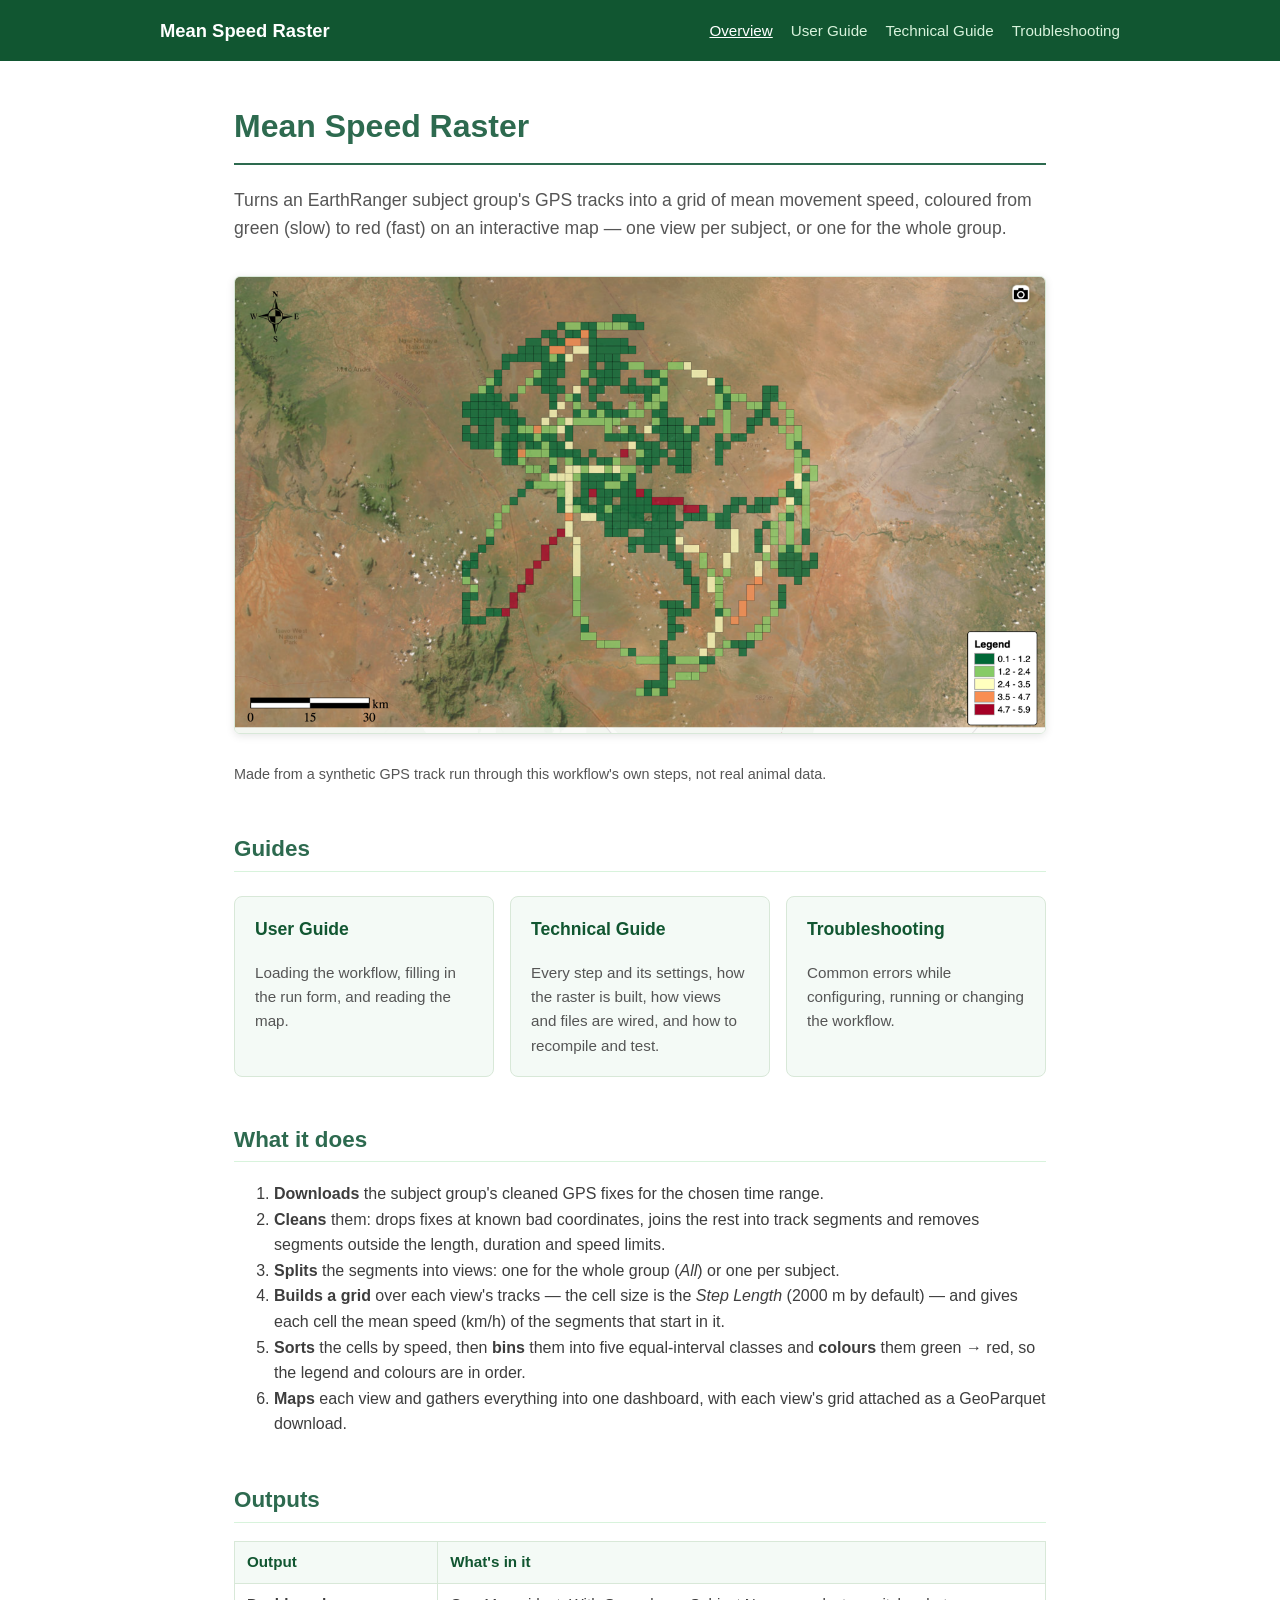
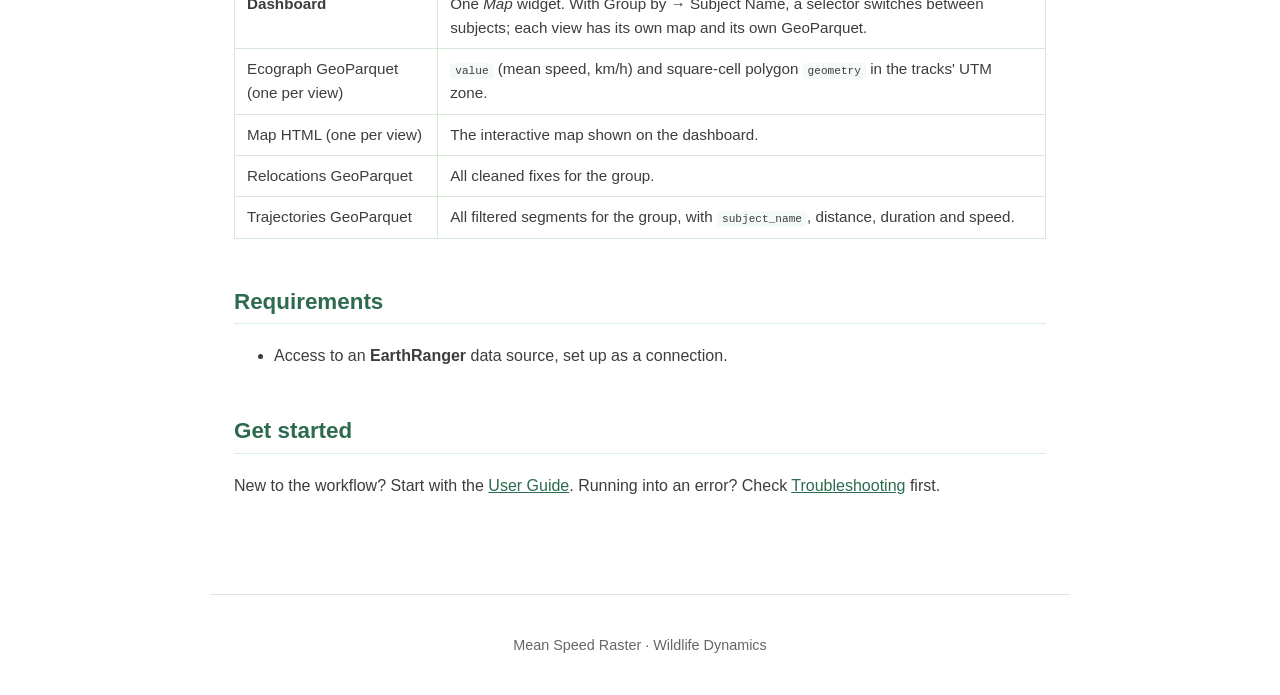
<file: docs/index.html>
<!DOCTYPE html>
<html lang="en">
<head>
  <meta charset="utf-8" />
  <meta name="viewport" content="width=device-width, initial-scale=1.0" />
  <title>Mean Speed Raster</title>
  <link rel="stylesheet" href="assets/style.css" />
</head>
<body>
  <header class="site-header">
    <div class="bar">
      <a class="brand" href="index.html">Mean Speed Raster</a>
      <nav>
        <a href="index.html" class="active">Overview</a>
        <a href="user-guide.html">User Guide</a>
        <a href="technical-guide.html">Technical Guide</a>
        <a href="troubleshooting.html">Troubleshooting</a>
      </nav>
    </div>
  </header>

  <main>
    <h1>Mean Speed Raster</h1>
    <p class="lede">Turns an EarthRanger subject group's GPS tracks into a grid of mean movement speed, coloured from green (slow) to red (fast) on an interactive map — one view per subject, or one for the whole group.</p>

    <figure>
      <img src="assets/thumbnail.png" alt="A grid of square cells over satellite imagery, coloured dark green to red by mean speed, with a five-class legend from 0.1–1.2 to 4.7–5.9 km/h." />
      <figcaption>Made from a synthetic GPS track run through this workflow's own steps, not real animal data.</figcaption>
    </figure>

    <h2>Guides</h2>
    <div class="card-grid">
      <a class="card" href="user-guide.html">
        <h3>User Guide</h3>
        <p>Loading the workflow, filling in the run form, and reading the map.</p>
      </a>
      <a class="card" href="technical-guide.html">
        <h3>Technical Guide</h3>
        <p>Every step and its settings, how the raster is built, how views and files are wired, and how to recompile and test.</p>
      </a>
      <a class="card" href="troubleshooting.html">
        <h3>Troubleshooting</h3>
        <p>Common errors while configuring, running or changing the workflow.</p>
      </a>
    </div>

    <h2>What it does</h2>
    <ol>
      <li><strong>Downloads</strong> the subject group's cleaned GPS fixes for the chosen time range.</li>
      <li><strong>Cleans</strong> them: drops fixes at known bad coordinates, joins the rest into track segments and removes segments outside the length, duration and speed limits.</li>
      <li><strong>Splits</strong> the segments into views: one for the whole group (<em>All</em>) or one per subject.</li>
      <li><strong>Builds a grid</strong> over each view's tracks — the cell size is the <em>Step Length</em> (2000 m by default) — and gives each cell the mean speed (km/h) of the segments that start in it.</li>
      <li><strong>Sorts</strong> the cells by speed, then <strong>bins</strong> them into five equal-interval classes and <strong>colours</strong> them green → red, so the legend and colours are in order.</li>
      <li><strong>Maps</strong> each view and gathers everything into one dashboard, with each view's grid attached as a GeoParquet download.</li>
    </ol>

    <h2>Outputs</h2>
    <table>
      <thead><tr><th>Output</th><th>What's in it</th></tr></thead>
      <tbody>
        <tr><td><strong>Dashboard</strong></td><td>One <em>Map</em> widget. With Group by → Subject Name, a selector switches between subjects; each view has its own map and its own GeoParquet.</td></tr>
        <tr><td>Ecograph GeoParquet (one per view)</td><td><code>value</code> (mean speed, km/h) and square-cell polygon <code>geometry</code> in the tracks' UTM zone.</td></tr>
        <tr><td>Map HTML (one per view)</td><td>The interactive map shown on the dashboard.</td></tr>
        <tr><td>Relocations GeoParquet</td><td>All cleaned fixes for the group.</td></tr>
        <tr><td>Trajectories GeoParquet</td><td>All filtered segments for the group, with <code>subject_name</code>, distance, duration and speed.</td></tr>
      </tbody>
    </table>

    <h2>Requirements</h2>
    <ul><li>Access to an <strong>EarthRanger</strong> data source, set up as a connection.</li></ul>

    <h2>Get started</h2>
    <p>New to the workflow? Start with the <a href="user-guide.html">User Guide</a>. Running into an error? Check <a href="troubleshooting.html">Troubleshooting</a> first.</p>
  </main>

  <footer class="site-footer">
    <p>Mean Speed Raster &middot; Wildlife Dynamics</p>
  </footer>
</body>
</html>
</file>
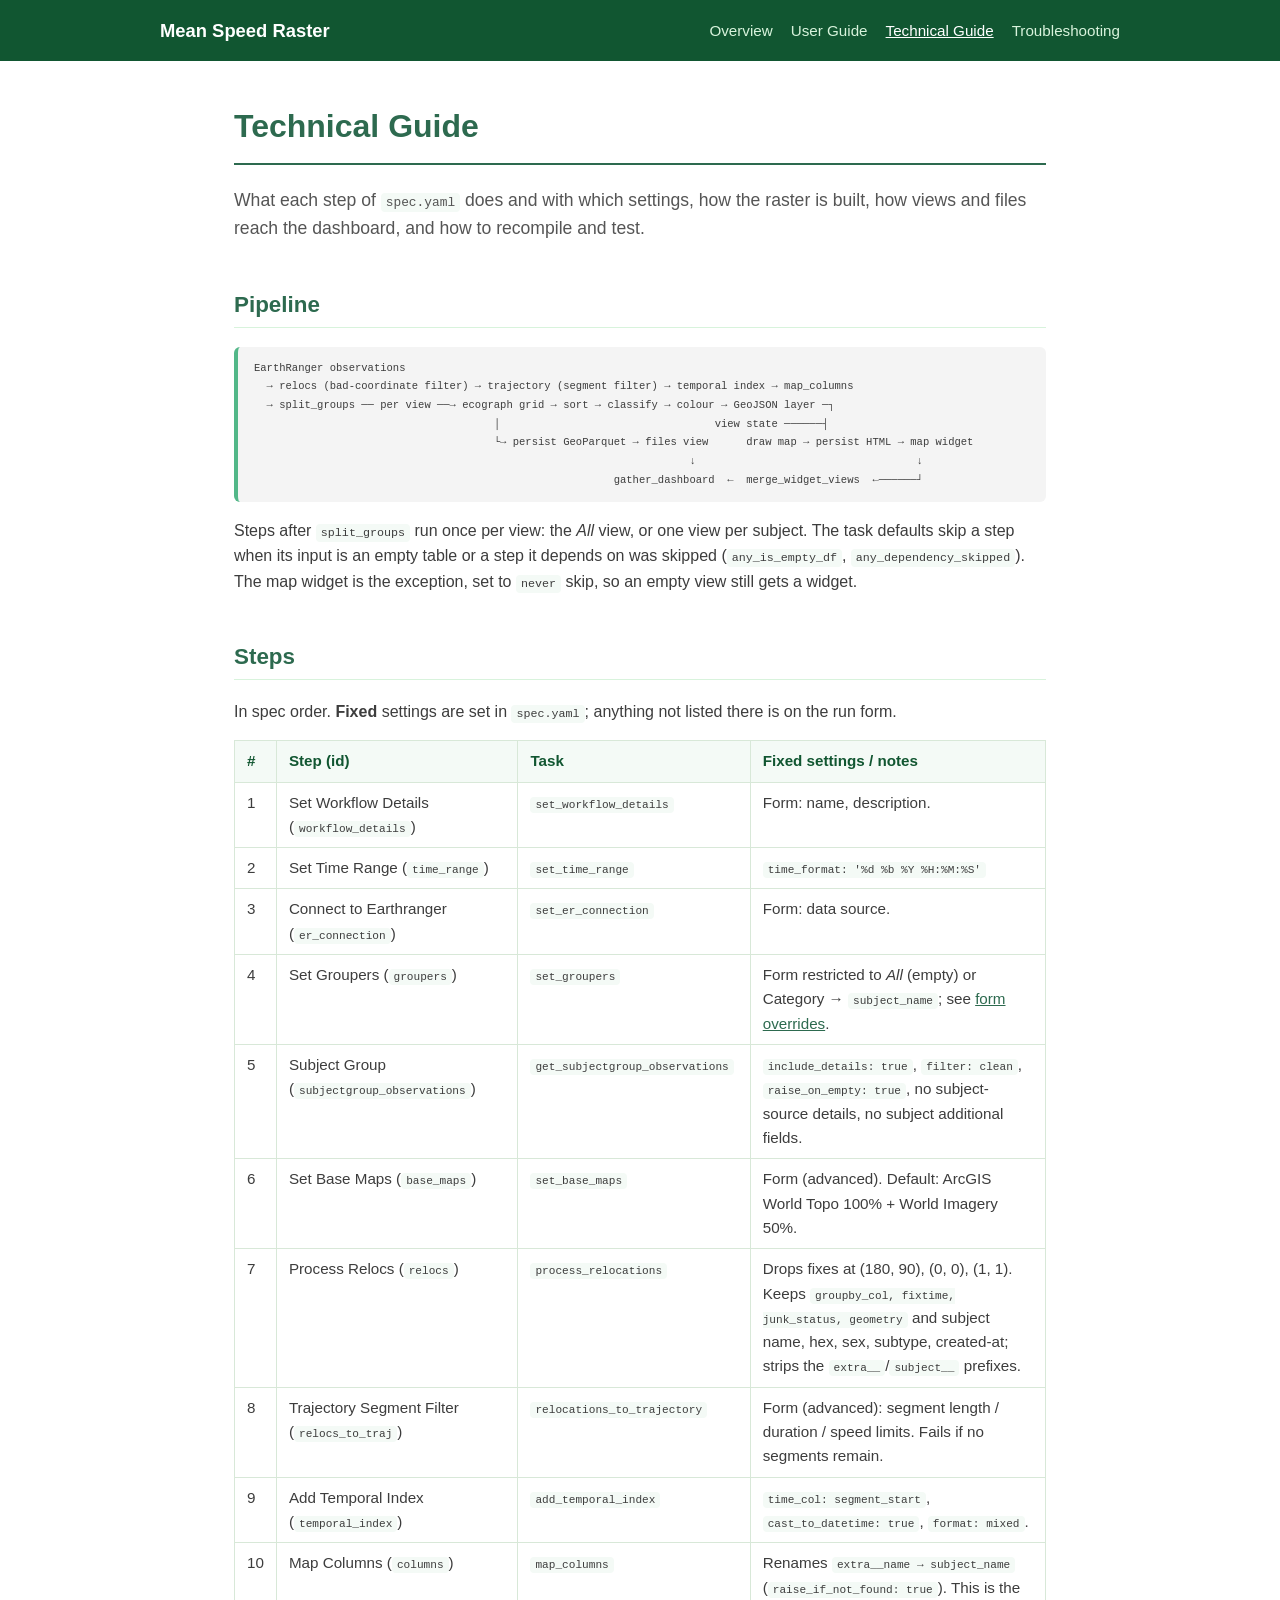
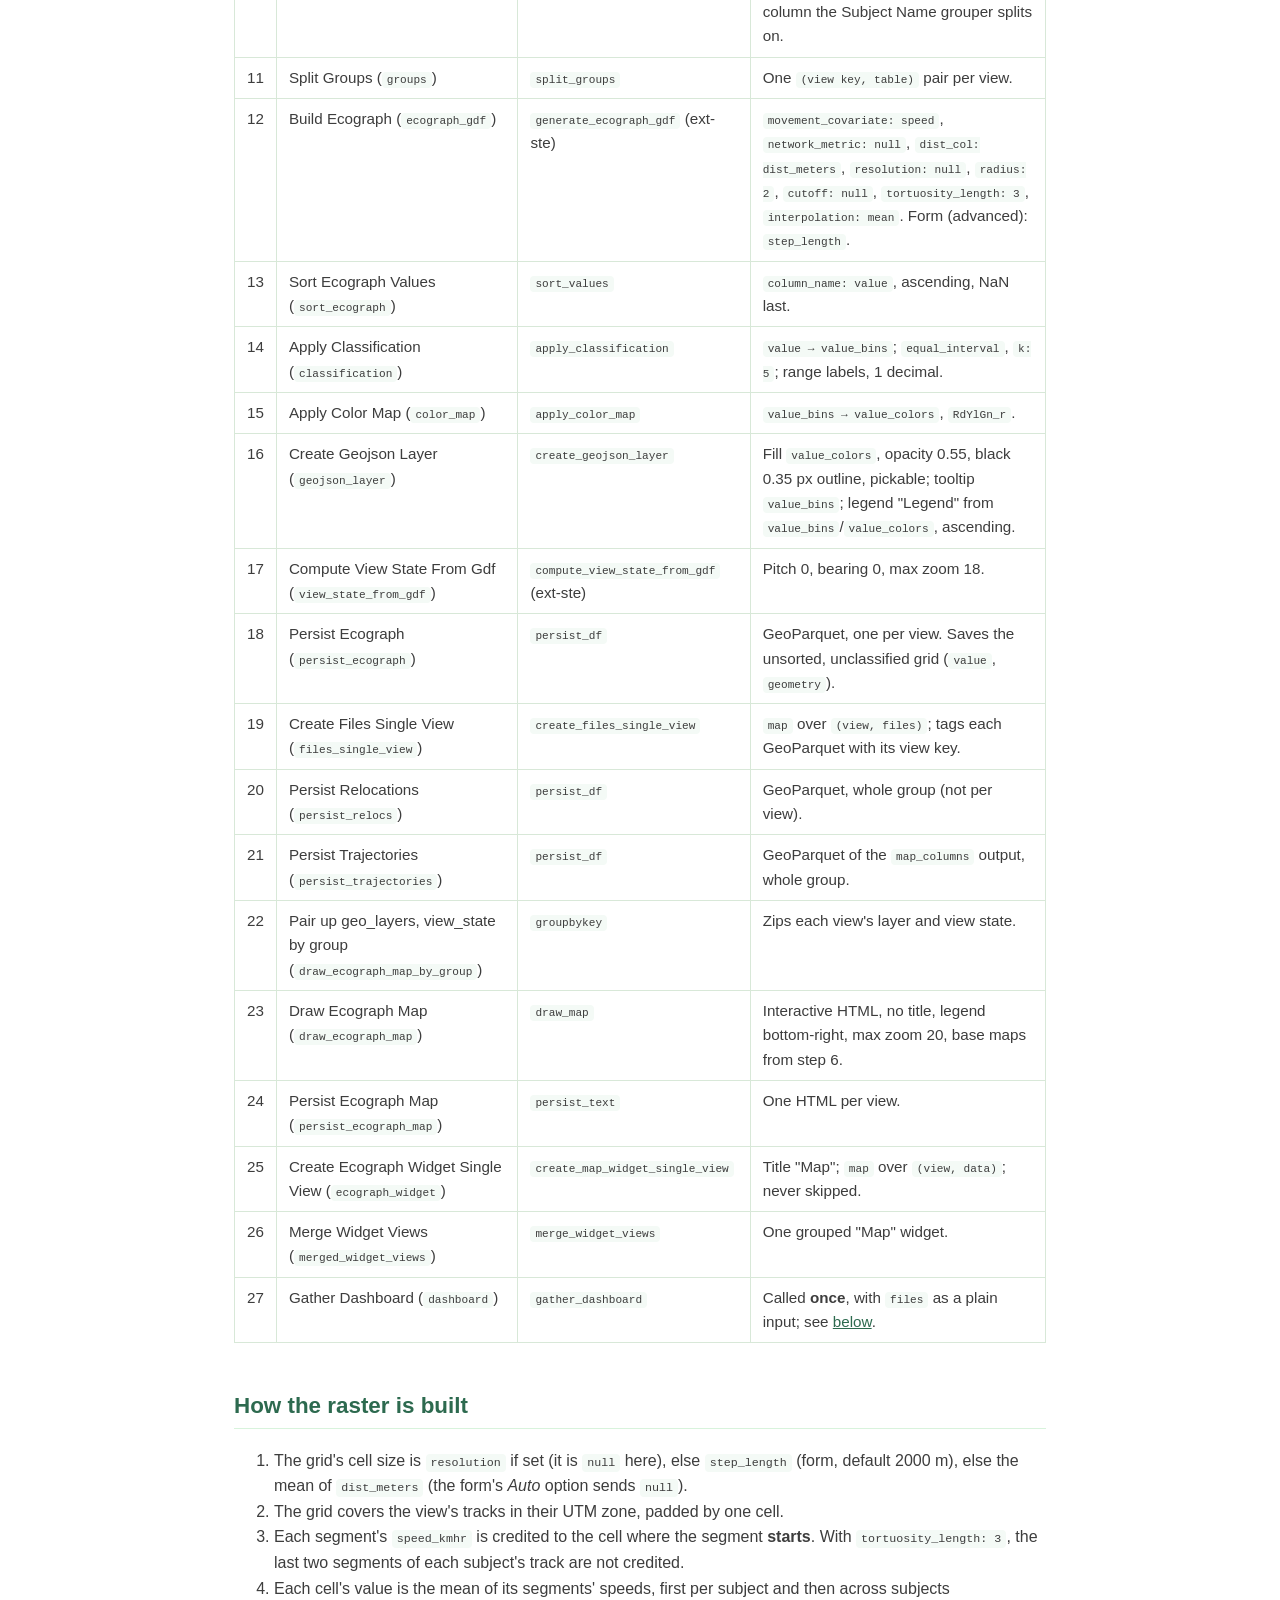
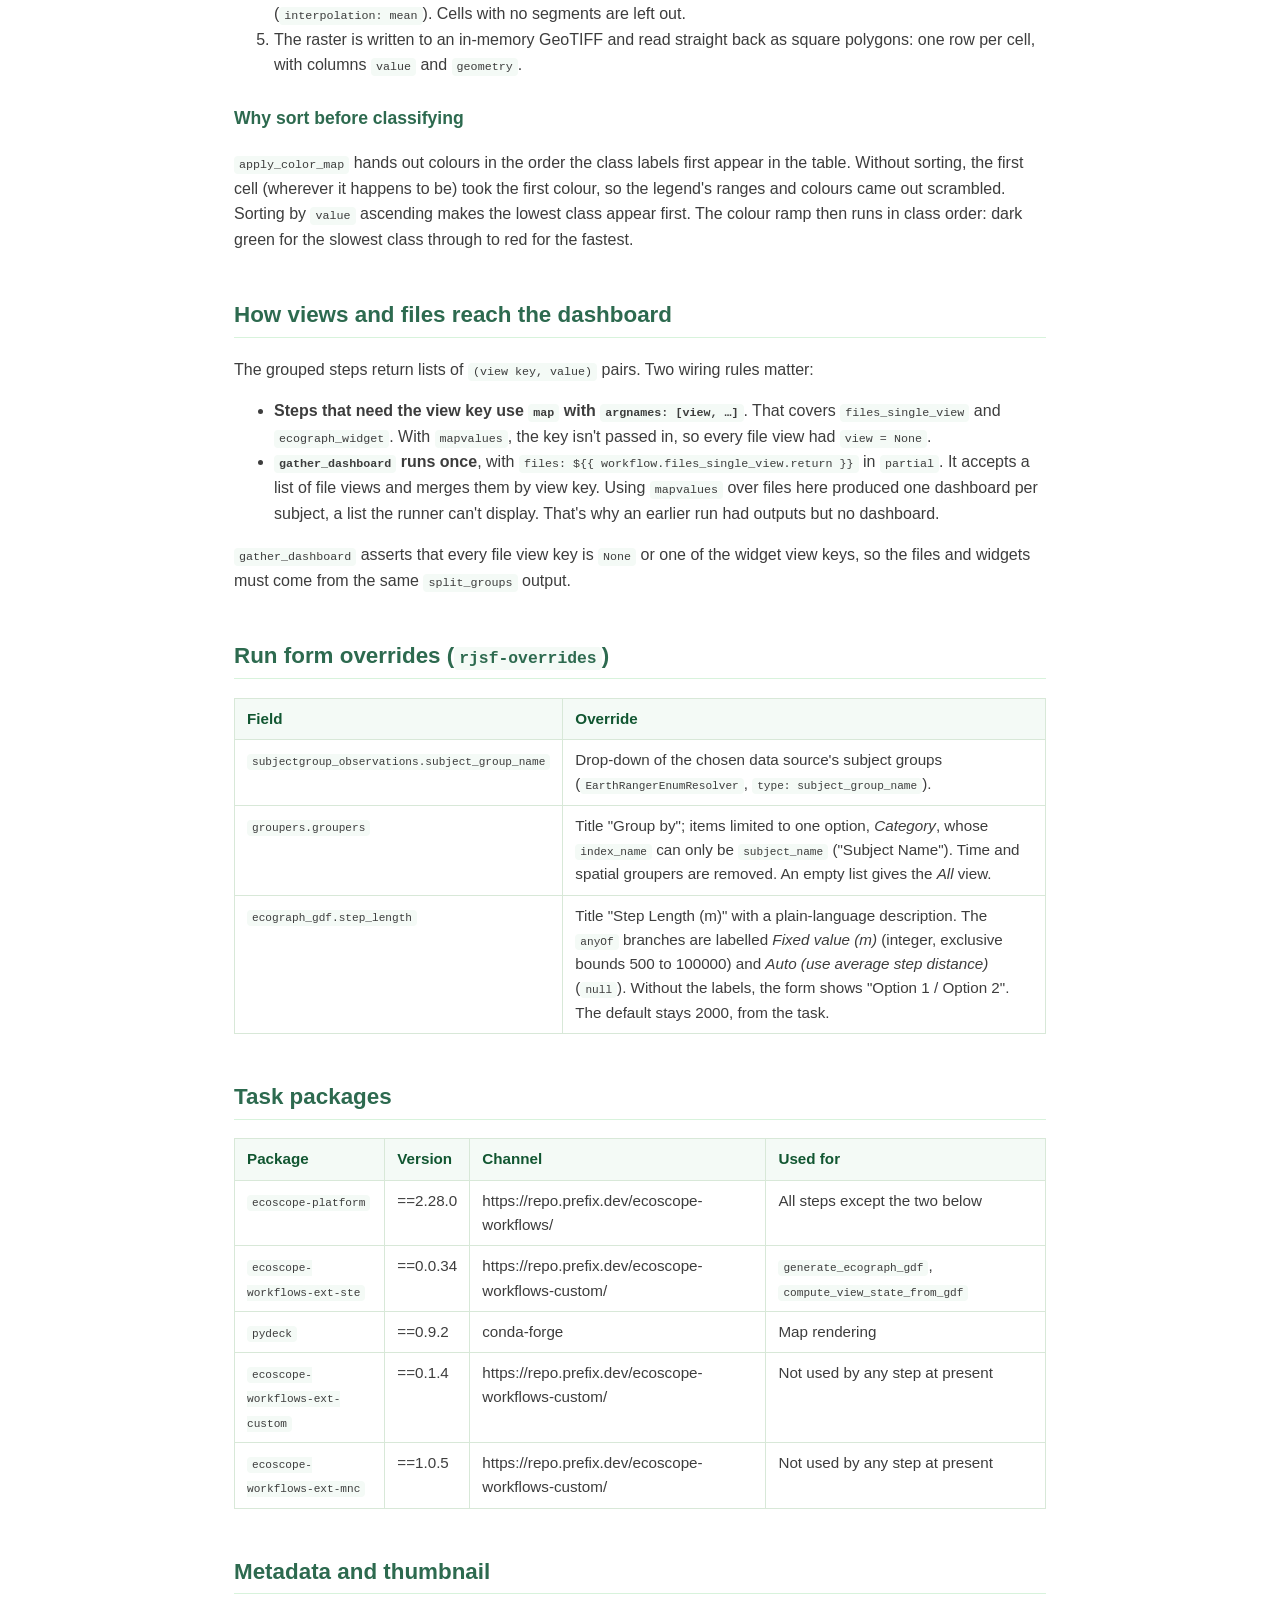
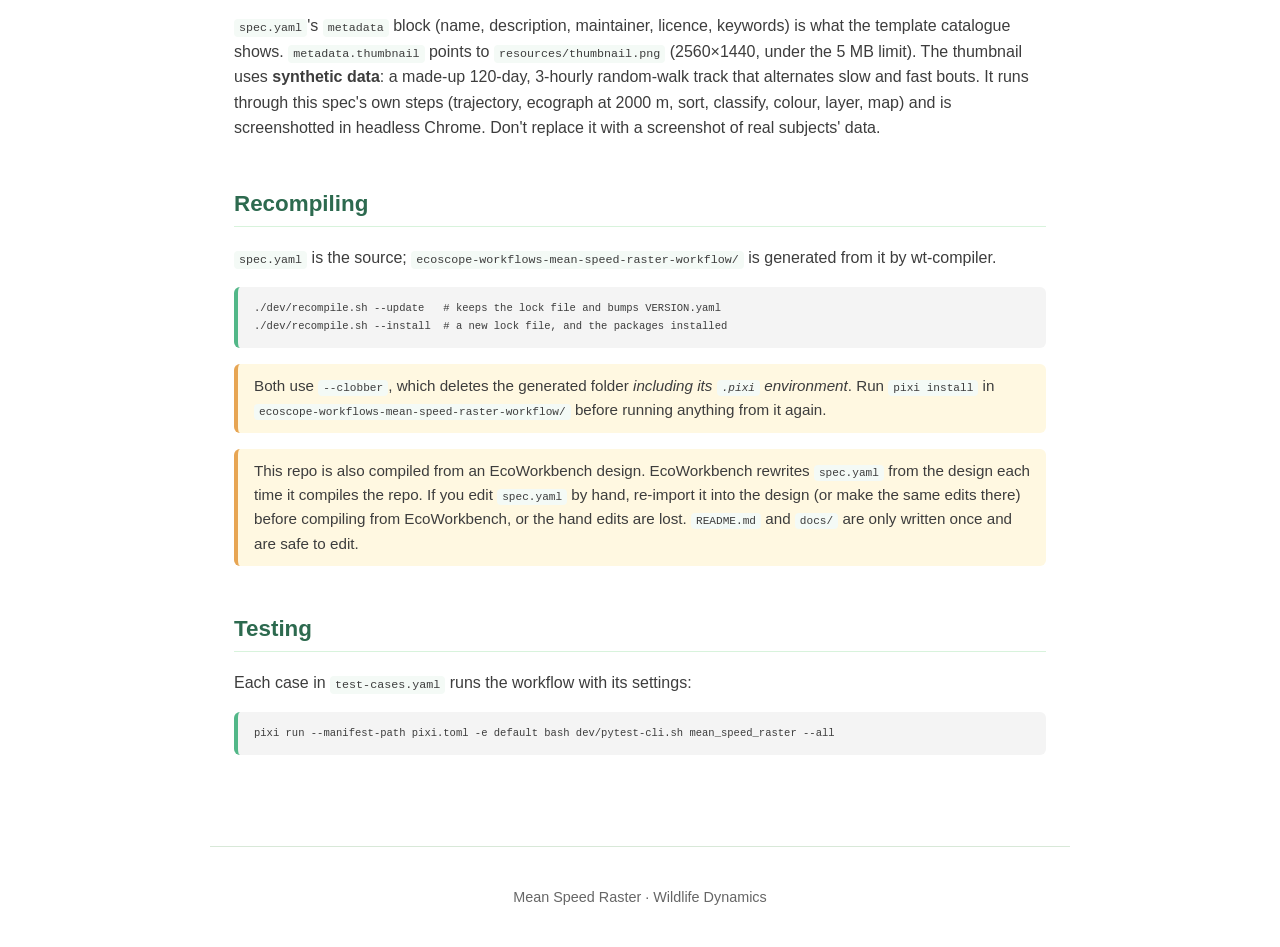
<file: docs/technical-guide.html>
<!DOCTYPE html>
<html lang="en">
<head>
  <meta charset="utf-8" />
  <meta name="viewport" content="width=device-width, initial-scale=1.0" />
  <title>Technical Guide · Mean Speed Raster</title>
  <link rel="stylesheet" href="assets/style.css" />
</head>
<body>
  <header class="site-header">
    <div class="bar">
      <a class="brand" href="index.html">Mean Speed Raster</a>
      <nav>
        <a href="index.html">Overview</a>
        <a href="user-guide.html">User Guide</a>
        <a href="technical-guide.html" class="active">Technical Guide</a>
        <a href="troubleshooting.html">Troubleshooting</a>
      </nav>
    </div>
  </header>

  <main>
    <h1>Technical Guide</h1>
    <p class="lede">What each step of <code>spec.yaml</code> does and with which settings, how the raster is built, how views and files reach the dashboard, and how to recompile and test.</p>

    <h2>Pipeline</h2>
    <pre><code>EarthRanger observations
  → relocs (bad-coordinate filter) → trajectory (segment filter) → temporal index → map_columns
  → split_groups ── per view ──→ ecograph grid → sort → classify → colour → GeoJSON layer ─┐
                                      │                                  view state ──────┤
                                      └→ persist GeoParquet → files view      draw map → persist HTML → map widget
                                                                     ↓                                   ↓
                                                         gather_dashboard  ←  merge_widget_views  ←──────┘</code></pre>
    <p>Steps after <code>split_groups</code> run once per view: the <em>All</em> view, or one view per subject. The task defaults skip a step when its input is an empty table or a step it depends on was skipped (<code>any_is_empty_df</code>, <code>any_dependency_skipped</code>). The map widget is the exception, set to <code>never</code> skip, so an empty view still gets a widget.</p>

    <h2>Steps</h2>
    <p>In spec order. <strong>Fixed</strong> settings are set in <code>spec.yaml</code>; anything not listed there is on the run form.</p>
    <table>
      <thead><tr><th>#</th><th>Step (id)</th><th>Task</th><th>Fixed settings / notes</th></tr></thead>
      <tbody>
        <tr><td>1</td><td>Set Workflow Details (<code>workflow_details</code>)</td><td><code>set_workflow_details</code></td><td>Form: name, description.</td></tr>
        <tr><td>2</td><td>Set Time Range (<code>time_range</code>)</td><td><code>set_time_range</code></td><td><code>time_format: '%d %b %Y %H:%M:%S'</code></td></tr>
        <tr><td>3</td><td>Connect to Earthranger (<code>er_connection</code>)</td><td><code>set_er_connection</code></td><td>Form: data source.</td></tr>
        <tr><td>4</td><td>Set Groupers (<code>groupers</code>)</td><td><code>set_groupers</code></td><td>Form restricted to <em>All</em> (empty) or Category → <code>subject_name</code>; see <a href="#overrides">form overrides</a>.</td></tr>
        <tr><td>5</td><td>Subject Group (<code>subjectgroup_observations</code>)</td><td><code>get_subjectgroup_observations</code></td><td><code>include_details: true</code>, <code>filter: clean</code>, <code>raise_on_empty: true</code>, no subject-source details, no subject additional fields.</td></tr>
        <tr><td>6</td><td>Set Base Maps (<code>base_maps</code>)</td><td><code>set_base_maps</code></td><td>Form (advanced). Default: ArcGIS World Topo 100% + World Imagery 50%.</td></tr>
        <tr><td>7</td><td>Process Relocs (<code>relocs</code>)</td><td><code>process_relocations</code></td><td>Drops fixes at (180, 90), (0, 0), (1, 1). Keeps <code>groupby_col, fixtime, junk_status, geometry</code> and subject name, hex, sex, subtype, created-at; strips the <code>extra__</code>/<code>subject__</code> prefixes.</td></tr>
        <tr><td>8</td><td>Trajectory Segment Filter (<code>relocs_to_traj</code>)</td><td><code>relocations_to_trajectory</code></td><td>Form (advanced): segment length / duration / speed limits. Fails if no segments remain.</td></tr>
        <tr><td>9</td><td>Add Temporal Index (<code>temporal_index</code>)</td><td><code>add_temporal_index</code></td><td><code>time_col: segment_start</code>, <code>cast_to_datetime: true</code>, <code>format: mixed</code>.</td></tr>
        <tr><td>10</td><td>Map Columns (<code>columns</code>)</td><td><code>map_columns</code></td><td>Renames <code>extra__name → subject_name</code> (<code>raise_if_not_found: true</code>). This is the column the Subject Name grouper splits on.</td></tr>
        <tr><td>11</td><td>Split Groups (<code>groups</code>)</td><td><code>split_groups</code></td><td>One <code>(view key, table)</code> pair per view.</td></tr>
        <tr><td>12</td><td>Build Ecograph (<code>ecograph_gdf</code>)</td><td><code>generate_ecograph_gdf</code> (ext-ste)</td><td><code>movement_covariate: speed</code>, <code>network_metric: null</code>, <code>dist_col: dist_meters</code>, <code>resolution: null</code>, <code>radius: 2</code>, <code>cutoff: null</code>, <code>tortuosity_length: 3</code>, <code>interpolation: mean</code>. Form (advanced): <code>step_length</code>.</td></tr>
        <tr><td>13</td><td>Sort Ecograph Values (<code>sort_ecograph</code>)</td><td><code>sort_values</code></td><td><code>column_name: value</code>, ascending, NaN last.</td></tr>
        <tr><td>14</td><td>Apply Classification (<code>classification</code>)</td><td><code>apply_classification</code></td><td><code>value → value_bins</code>; <code>equal_interval</code>, <code>k: 5</code>; range labels, 1 decimal.</td></tr>
        <tr><td>15</td><td>Apply Color Map (<code>color_map</code>)</td><td><code>apply_color_map</code></td><td><code>value_bins → value_colors</code>, <code>RdYlGn_r</code>.</td></tr>
        <tr><td>16</td><td>Create Geojson Layer (<code>geojson_layer</code>)</td><td><code>create_geojson_layer</code></td><td>Fill <code>value_colors</code>, opacity 0.55, black 0.35 px outline, pickable; tooltip <code>value_bins</code>; legend "Legend" from <code>value_bins</code>/<code>value_colors</code>, ascending.</td></tr>
        <tr><td>17</td><td>Compute View State From Gdf (<code>view_state_from_gdf</code>)</td><td><code>compute_view_state_from_gdf</code> (ext-ste)</td><td>Pitch 0, bearing 0, max zoom 18.</td></tr>
        <tr><td>18</td><td>Persist Ecograph (<code>persist_ecograph</code>)</td><td><code>persist_df</code></td><td>GeoParquet, one per view. Saves the unsorted, unclassified grid (<code>value</code>, <code>geometry</code>).</td></tr>
        <tr><td>19</td><td>Create Files Single View (<code>files_single_view</code>)</td><td><code>create_files_single_view</code></td><td><code>map</code> over <code>(view, files)</code>; tags each GeoParquet with its view key.</td></tr>
        <tr><td>20</td><td>Persist Relocations (<code>persist_relocs</code>)</td><td><code>persist_df</code></td><td>GeoParquet, whole group (not per view).</td></tr>
        <tr><td>21</td><td>Persist Trajectories (<code>persist_trajectories</code>)</td><td><code>persist_df</code></td><td>GeoParquet of the <code>map_columns</code> output, whole group.</td></tr>
        <tr><td>22</td><td>Pair up geo_layers, view_state by group (<code>draw_ecograph_map_by_group</code>)</td><td><code>groupbykey</code></td><td>Zips each view's layer and view state.</td></tr>
        <tr><td>23</td><td>Draw Ecograph Map (<code>draw_ecograph_map</code>)</td><td><code>draw_map</code></td><td>Interactive HTML, no title, legend bottom-right, max zoom 20, base maps from step 6.</td></tr>
        <tr><td>24</td><td>Persist Ecograph Map (<code>persist_ecograph_map</code>)</td><td><code>persist_text</code></td><td>One HTML per view.</td></tr>
        <tr><td>25</td><td>Create Ecograph Widget Single View (<code>ecograph_widget</code>)</td><td><code>create_map_widget_single_view</code></td><td>Title "Map"; <code>map</code> over <code>(view, data)</code>; never skipped.</td></tr>
        <tr><td>26</td><td>Merge Widget Views (<code>merged_widget_views</code>)</td><td><code>merge_widget_views</code></td><td>One grouped "Map" widget.</td></tr>
        <tr><td>27</td><td>Gather Dashboard (<code>dashboard</code>)</td><td><code>gather_dashboard</code></td><td>Called <strong>once</strong>, with <code>files</code> as a plain input; see <a href="#dashboard">below</a>.</td></tr>
      </tbody>
    </table>

    <h2>How the raster is built</h2>
    <ol>
      <li>The grid's cell size is <code>resolution</code> if set (it is <code>null</code> here), else <code>step_length</code> (form, default 2000 m), else the mean of <code>dist_meters</code> (the form's <em>Auto</em> option sends <code>null</code>).</li>
      <li>The grid covers the view's tracks in their UTM zone, padded by one cell.</li>
      <li>Each segment's <code>speed_kmhr</code> is credited to the cell where the segment <strong>starts</strong>. With <code>tortuosity_length: 3</code>, the last two segments of each subject's track are not credited.</li>
      <li>Each cell's value is the mean of its segments' speeds, first per subject and then across subjects (<code>interpolation: mean</code>). Cells with no segments are left out.</li>
      <li>The raster is written to an in-memory GeoTIFF and read straight back as square polygons: one row per cell, with columns <code>value</code> and <code>geometry</code>.</li>
    </ol>

    <h3>Why sort before classifying</h3>
    <p><code>apply_color_map</code> hands out colours in the order the class labels first appear in the table. Without sorting, the first cell (wherever it happens to be) took the first colour, so the legend's ranges and colours came out scrambled. Sorting by <code>value</code> ascending makes the lowest class appear first. The colour ramp then runs in class order: dark green for the slowest class through to red for the fastest.</p>

    <h2 id="dashboard">How views and files reach the dashboard</h2>
    <p>The grouped steps return lists of <code>(view key, value)</code> pairs. Two wiring rules matter:</p>
    <ul>
      <li><strong>Steps that need the view key use <code>map</code> with <code>argnames: [view, …]</code></strong>. That covers <code>files_single_view</code> and <code>ecograph_widget</code>. With <code>mapvalues</code>, the key isn't passed in, so every file view had <code>view = None</code>.</li>
      <li><strong><code>gather_dashboard</code> runs once</strong>, with <code>files: ${{ workflow.files_single_view.return }}</code> in <code>partial</code>. It accepts a list of file views and merges them by view key. Using <code>mapvalues</code> over files here produced one dashboard per subject, a list the runner can't display. That's why an earlier run had outputs but no dashboard.</li>
    </ul>
    <p><code>gather_dashboard</code> asserts that every file view key is <code>None</code> or one of the widget view keys, so the files and widgets must come from the same <code>split_groups</code> output.</p>

    <h2 id="overrides">Run form overrides (<code>rjsf-overrides</code>)</h2>
    <table>
      <thead><tr><th>Field</th><th>Override</th></tr></thead>
      <tbody>
        <tr><td><code>subjectgroup_observations.subject_group_name</code></td><td>Drop-down of the chosen data source's subject groups (<code>EarthRangerEnumResolver</code>, <code>type: subject_group_name</code>).</td></tr>
        <tr><td><code>groupers.groupers</code></td><td>Title "Group by"; items limited to one option, <em>Category</em>, whose <code>index_name</code> can only be <code>subject_name</code> ("Subject Name"). Time and spatial groupers are removed. An empty list gives the <em>All</em> view.</td></tr>
        <tr><td><code>ecograph_gdf.step_length</code></td><td>Title "Step Length (m)" with a plain-language description. The <code>anyOf</code> branches are labelled <em>Fixed value (m)</em> (integer, exclusive bounds 500 to 100000) and <em>Auto (use average step distance)</em> (<code>null</code>). Without the labels, the form shows "Option 1 / Option 2". The default stays 2000, from the task.</td></tr>
      </tbody>
    </table>

    <h2>Task packages</h2>
    <table>
      <thead><tr><th>Package</th><th>Version</th><th>Channel</th><th>Used for</th></tr></thead>
      <tbody>
        <tr><td><code>ecoscope-platform</code></td><td>==2.28.0</td><td>https://repo.prefix.dev/ecoscope-workflows/</td><td>All steps except the two below</td></tr>
        <tr><td><code>ecoscope-workflows-ext-ste</code></td><td>==0.0.34</td><td>https://repo.prefix.dev/ecoscope-workflows-custom/</td><td><code>generate_ecograph_gdf</code>, <code>compute_view_state_from_gdf</code></td></tr>
        <tr><td><code>pydeck</code></td><td>==0.9.2</td><td>conda-forge</td><td>Map rendering</td></tr>
        <tr><td><code>ecoscope-workflows-ext-custom</code></td><td>==0.1.4</td><td>https://repo.prefix.dev/ecoscope-workflows-custom/</td><td>Not used by any step at present</td></tr>
        <tr><td><code>ecoscope-workflows-ext-mnc</code></td><td>==1.0.5</td><td>https://repo.prefix.dev/ecoscope-workflows-custom/</td><td>Not used by any step at present</td></tr>
      </tbody>
    </table>

    <h2>Metadata and thumbnail</h2>
    <p><code>spec.yaml</code>'s <code>metadata</code> block (name, description, maintainer, licence, keywords) is what the template catalogue shows. <code>metadata.thumbnail</code> points to <code>resources/thumbnail.png</code> (2560×1440, under the 5 MB limit). The thumbnail uses <strong>synthetic data</strong>: a made-up 120-day, 3-hourly random-walk track that alternates slow and fast bouts. It runs through this spec's own steps (trajectory, ecograph at 2000 m, sort, classify, colour, layer, map) and is screenshotted in headless Chrome. Don't replace it with a screenshot of real subjects' data.</p>

    <h2>Recompiling</h2>
    <p><code>spec.yaml</code> is the source; <code>ecoscope-workflows-mean-speed-raster-workflow/</code> is generated from it by wt-compiler.</p>
    <pre><code>./dev/recompile.sh --update   # keeps the lock file and bumps VERSION.yaml
./dev/recompile.sh --install  # a new lock file, and the packages installed</code></pre>
    <p class="note">Both use <code>--clobber</code>, which deletes the generated folder <em>including its <code>.pixi</code> environment</em>. Run <code>pixi install</code> in <code>ecoscope-workflows-mean-speed-raster-workflow/</code> before running anything from it again.</p>
    <p class="note">This repo is also compiled from an EcoWorkbench design. EcoWorkbench rewrites <code>spec.yaml</code> from the design each time it compiles the repo. If you edit <code>spec.yaml</code> by hand, re-import it into the design (or make the same edits there) before compiling from EcoWorkbench, or the hand edits are lost. <code>README.md</code> and <code>docs/</code> are only written once and are safe to edit.</p>

    <h2>Testing</h2>
    <p>Each case in <code>test-cases.yaml</code> runs the workflow with its settings:</p>
    <pre><code>pixi run --manifest-path pixi.toml -e default bash dev/pytest-cli.sh mean_speed_raster --all</code></pre>
  </main>

  <footer class="site-footer">
    <p>Mean Speed Raster &middot; Wildlife Dynamics</p>
  </footer>
</body>
</html>
</file>
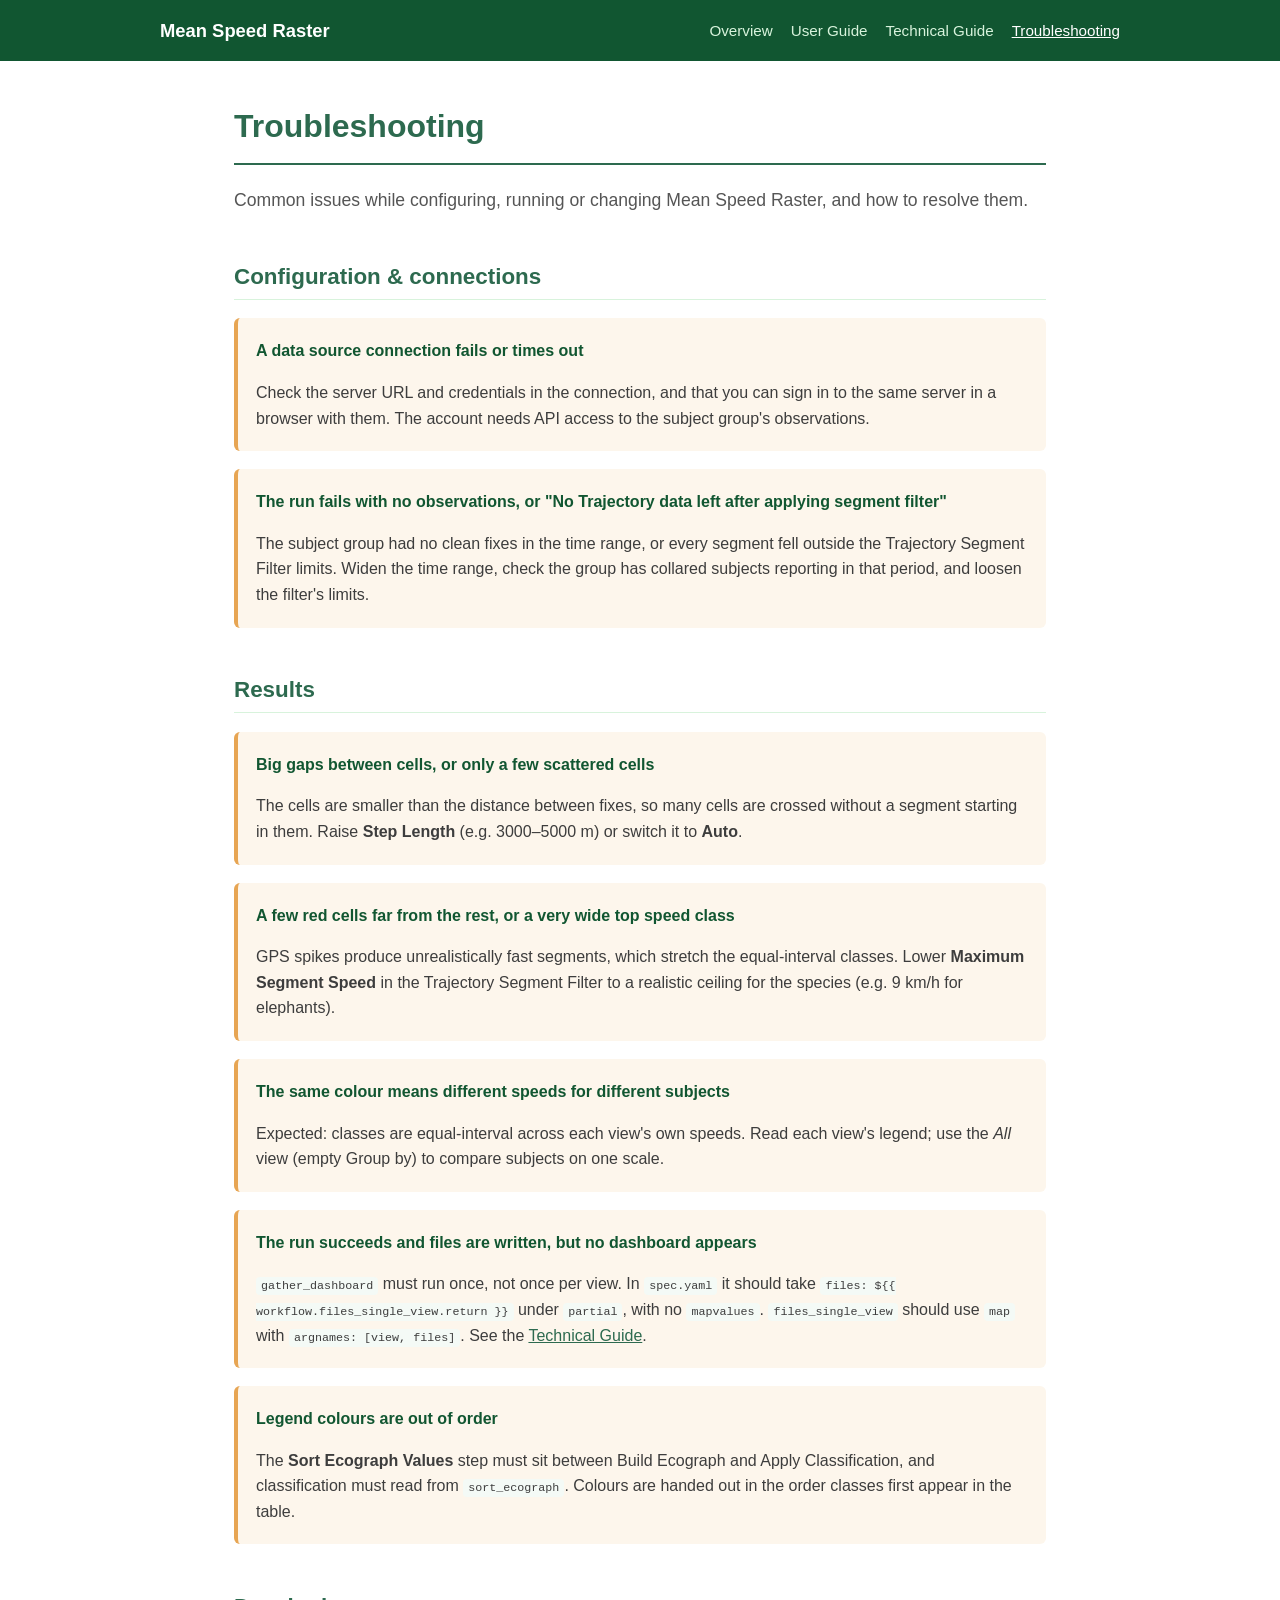
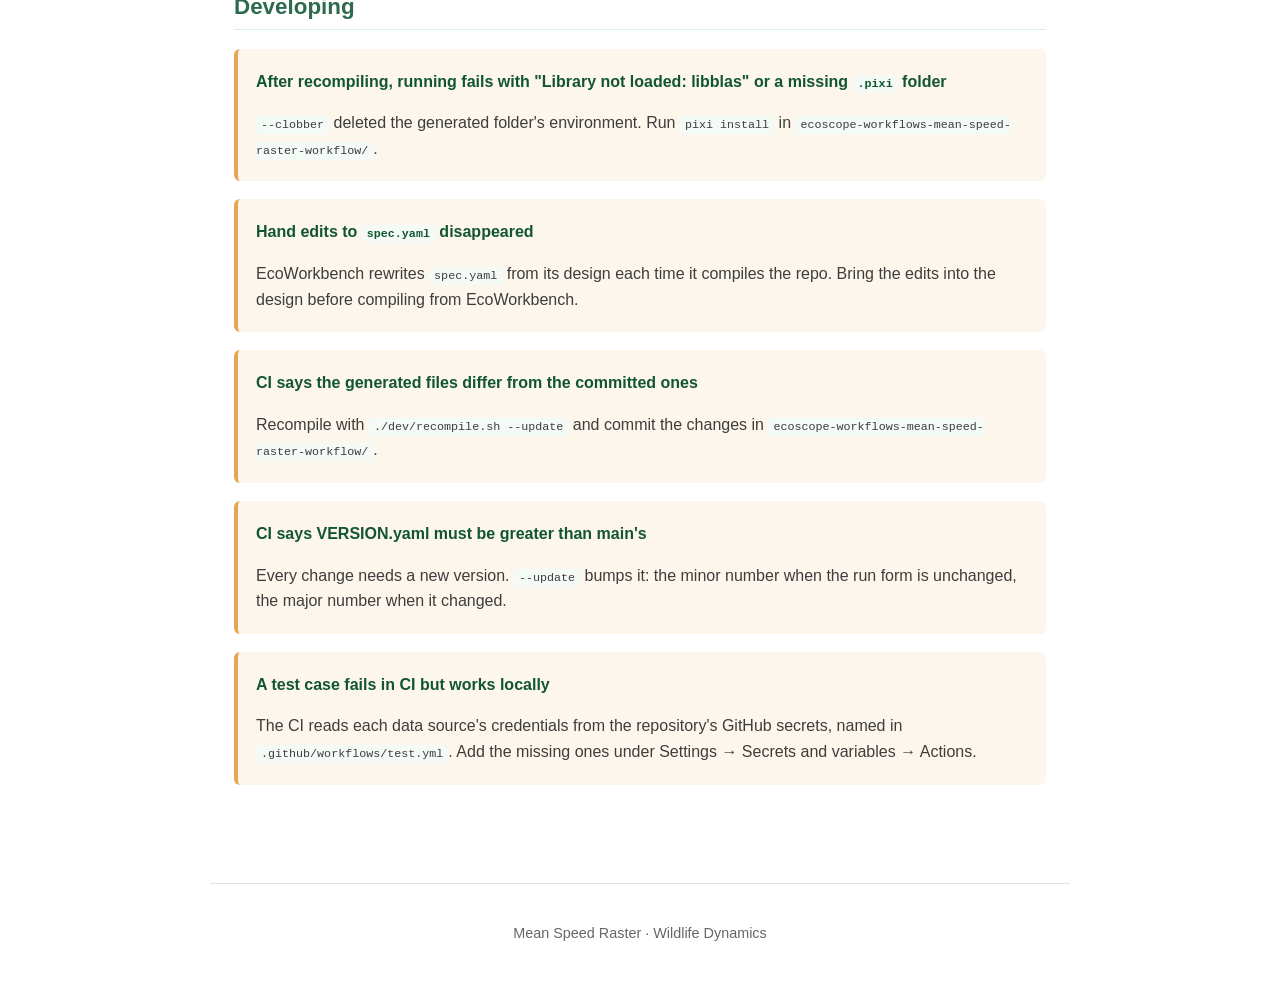
<file: docs/troubleshooting.html>
<!DOCTYPE html>
<html lang="en">
<head>
  <meta charset="utf-8" />
  <meta name="viewport" content="width=device-width, initial-scale=1.0" />
  <title>Troubleshooting · Mean Speed Raster</title>
  <link rel="stylesheet" href="assets/style.css" />
</head>
<body>
  <header class="site-header">
    <div class="bar">
      <a class="brand" href="index.html">Mean Speed Raster</a>
      <nav>
        <a href="index.html">Overview</a>
        <a href="user-guide.html">User Guide</a>
        <a href="technical-guide.html">Technical Guide</a>
        <a href="troubleshooting.html" class="active">Troubleshooting</a>
      </nav>
    </div>
  </header>

  <main>
    <h1>Troubleshooting</h1>
    <p class="lede">Common issues while configuring, running or changing Mean Speed Raster, and how to resolve them.</p>

    <h2>Configuration &amp; connections</h2>

    <div class="error-block">
      <p class="symptom">A data source connection fails or times out</p>
      <p>Check the server URL and credentials in the connection, and that you can sign in to the same server in a browser with them. The account needs API access to the subject group's observations.</p>
    </div>

    <div class="error-block">
      <p class="symptom">The run fails with no observations, or "No Trajectory data left after applying segment filter"</p>
      <p>The subject group had no clean fixes in the time range, or every segment fell outside the Trajectory Segment Filter limits. Widen the time range, check the group has collared subjects reporting in that period, and loosen the filter's limits.</p>
    </div>

    <h2>Results</h2>

    <div class="error-block">
      <p class="symptom">Big gaps between cells, or only a few scattered cells</p>
      <p>The cells are smaller than the distance between fixes, so many cells are crossed without a segment starting in them. Raise <strong>Step Length</strong> (e.g. 3000–5000 m) or switch it to <strong>Auto</strong>.</p>
    </div>

    <div class="error-block">
      <p class="symptom">A few red cells far from the rest, or a very wide top speed class</p>
      <p>GPS spikes produce unrealistically fast segments, which stretch the equal-interval classes. Lower <strong>Maximum Segment Speed</strong> in the Trajectory Segment Filter to a realistic ceiling for the species (e.g. 9 km/h for elephants).</p>
    </div>

    <div class="error-block">
      <p class="symptom">The same colour means different speeds for different subjects</p>
      <p>Expected: classes are equal-interval across each view's own speeds. Read each view's legend; use the <em>All</em> view (empty Group by) to compare subjects on one scale.</p>
    </div>

    <div class="error-block">
      <p class="symptom">The run succeeds and files are written, but no dashboard appears</p>
      <p><code>gather_dashboard</code> must run once, not once per view. In <code>spec.yaml</code> it should take <code>files: ${{ workflow.files_single_view.return }}</code> under <code>partial</code>, with no <code>mapvalues</code>. <code>files_single_view</code> should use <code>map</code> with <code>argnames: [view, files]</code>. See the <a href="technical-guide.html#dashboard">Technical Guide</a>.</p>
    </div>

    <div class="error-block">
      <p class="symptom">Legend colours are out of order</p>
      <p>The <strong>Sort Ecograph Values</strong> step must sit between Build Ecograph and Apply Classification, and classification must read from <code>sort_ecograph</code>. Colours are handed out in the order classes first appear in the table.</p>
    </div>

    <h2>Developing</h2>

    <div class="error-block">
      <p class="symptom">After recompiling, running fails with "Library not loaded: libblas" or a missing <code>.pixi</code> folder</p>
      <p><code>--clobber</code> deleted the generated folder's environment. Run <code>pixi install</code> in <code>ecoscope-workflows-mean-speed-raster-workflow/</code>.</p>
    </div>

    <div class="error-block">
      <p class="symptom">Hand edits to <code>spec.yaml</code> disappeared</p>
      <p>EcoWorkbench rewrites <code>spec.yaml</code> from its design each time it compiles the repo. Bring the edits into the design before compiling from EcoWorkbench.</p>
    </div>

    <div class="error-block">
      <p class="symptom">CI says the generated files differ from the committed ones</p>
      <p>Recompile with <code>./dev/recompile.sh --update</code> and commit the changes in <code>ecoscope-workflows-mean-speed-raster-workflow/</code>.</p>
    </div>

    <div class="error-block">
      <p class="symptom">CI says VERSION.yaml must be greater than main's</p>
      <p>Every change needs a new version. <code>--update</code> bumps it: the minor number when the run form is unchanged, the major number when it changed.</p>
    </div>

    <div class="error-block">
      <p class="symptom">A test case fails in CI but works locally</p>
      <p>The CI reads each data source's credentials from the repository's GitHub secrets, named in <code>.github/workflows/test.yml</code>. Add the missing ones under Settings → Secrets and variables → Actions.</p>
    </div>
  </main>

  <footer class="site-footer">
    <p>Mean Speed Raster &middot; Wildlife Dynamics</p>
  </footer>
</body>
</html>
</file>
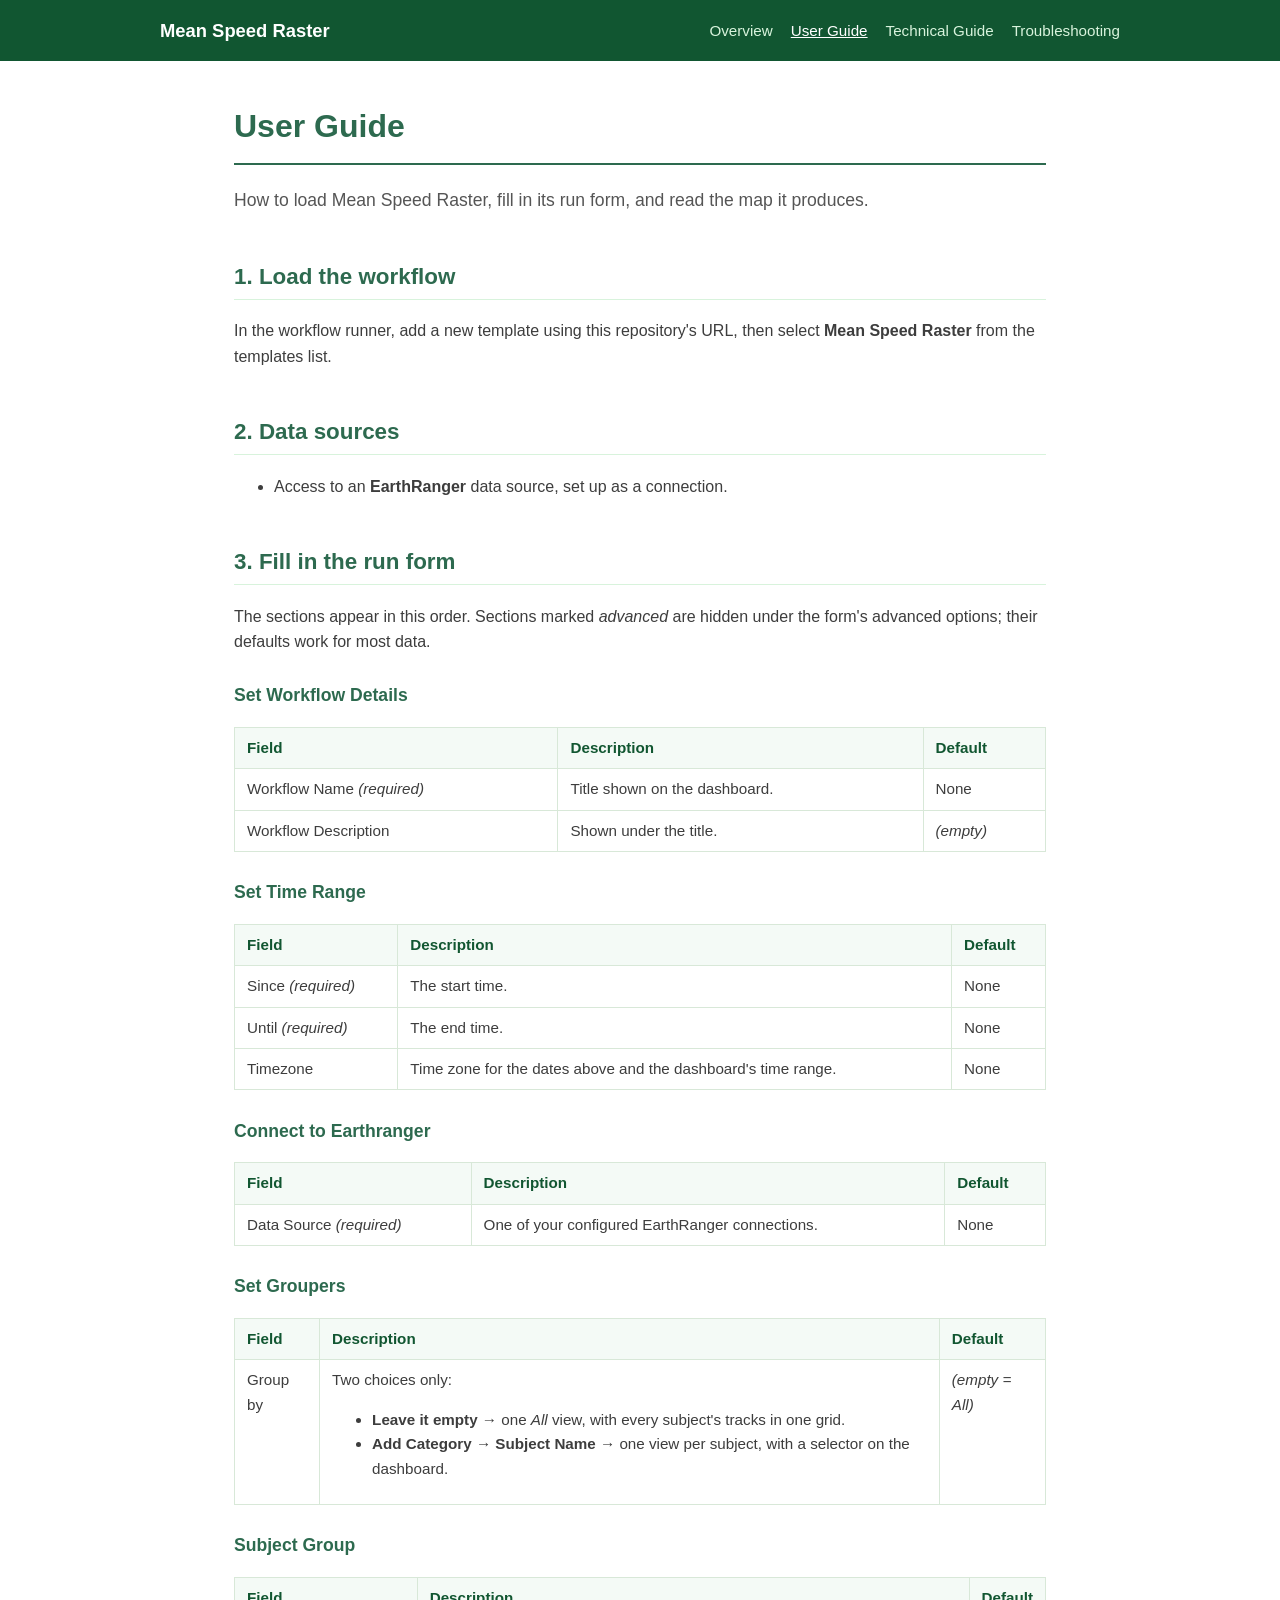
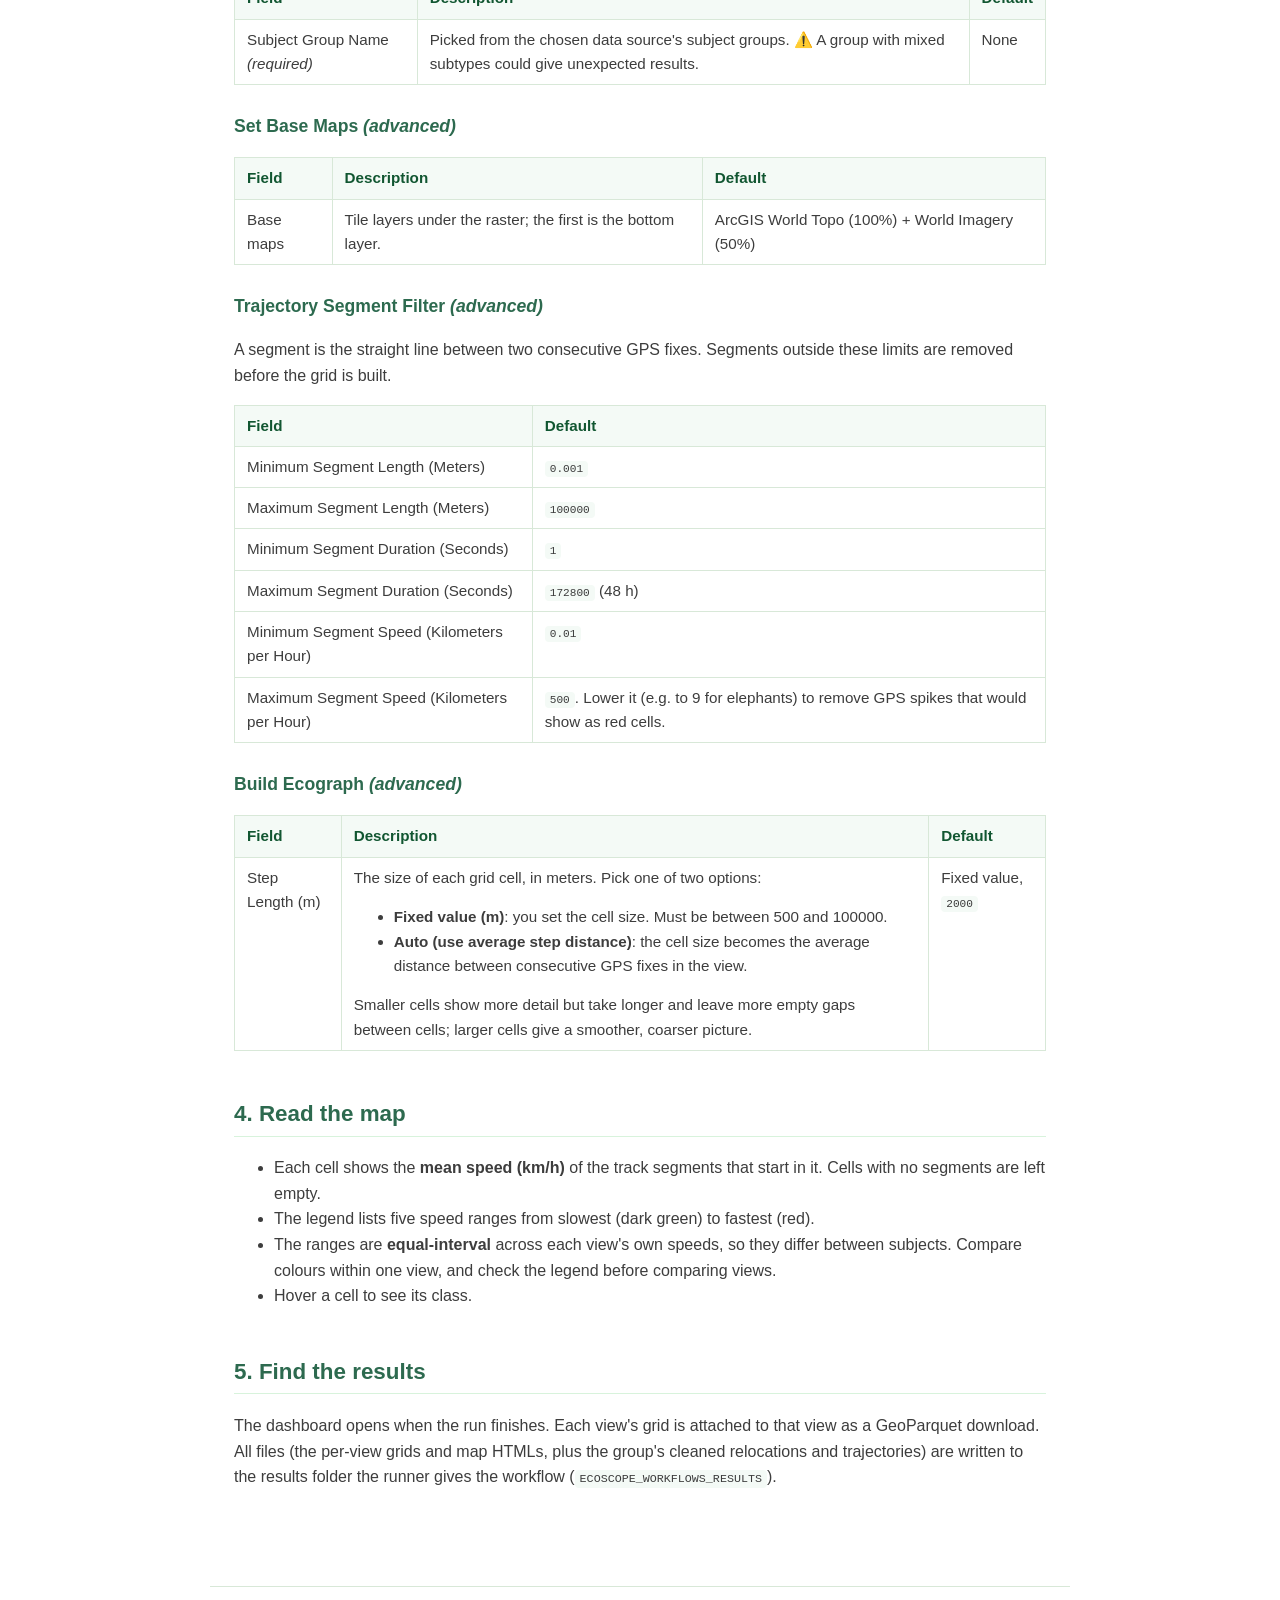
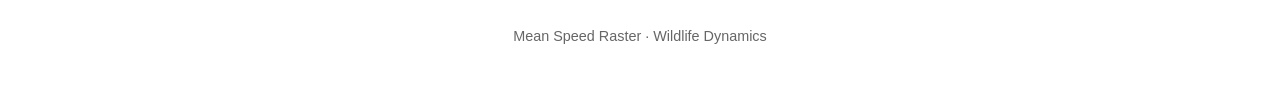
<file: docs/user-guide.html>
<!DOCTYPE html>
<html lang="en">
<head>
  <meta charset="utf-8" />
  <meta name="viewport" content="width=device-width, initial-scale=1.0" />
  <title>User Guide · Mean Speed Raster</title>
  <link rel="stylesheet" href="assets/style.css" />
</head>
<body>
  <header class="site-header">
    <div class="bar">
      <a class="brand" href="index.html">Mean Speed Raster</a>
      <nav>
        <a href="index.html">Overview</a>
        <a href="user-guide.html" class="active">User Guide</a>
        <a href="technical-guide.html">Technical Guide</a>
        <a href="troubleshooting.html">Troubleshooting</a>
      </nav>
    </div>
  </header>

  <main>
    <h1>User Guide</h1>
    <p class="lede">How to load Mean Speed Raster, fill in its run form, and read the map it produces.</p>

    <h2>1. Load the workflow</h2>
    <p>In the workflow runner, add a new template using this repository's URL, then select <strong>Mean Speed Raster</strong> from the templates list.</p>

    <h2>2. Data sources</h2>
    <ul><li>Access to an <strong>EarthRanger</strong> data source, set up as a connection.</li></ul>

    <h2>3. Fill in the run form</h2>
    <p>The sections appear in this order. Sections marked <em>advanced</em> are hidden under the form's advanced options; their defaults work for most data.</p>

    <h3>Set Workflow Details</h3>
    <table>
      <thead><tr><th>Field</th><th>Description</th><th>Default</th></tr></thead>
      <tbody>
        <tr><td>Workflow Name <em>(required)</em></td><td>Title shown on the dashboard.</td><td>None</td></tr>
        <tr><td>Workflow Description</td><td>Shown under the title.</td><td><em>(empty)</em></td></tr>
      </tbody>
    </table>

    <h3>Set Time Range</h3>
    <table>
      <thead><tr><th>Field</th><th>Description</th><th>Default</th></tr></thead>
      <tbody>
        <tr><td>Since <em>(required)</em></td><td>The start time.</td><td>None</td></tr>
        <tr><td>Until <em>(required)</em></td><td>The end time.</td><td>None</td></tr>
        <tr><td>Timezone</td><td>Time zone for the dates above and the dashboard's time range.</td><td>None</td></tr>
      </tbody>
    </table>

    <h3>Connect to Earthranger</h3>
    <table>
      <thead><tr><th>Field</th><th>Description</th><th>Default</th></tr></thead>
      <tbody><tr><td>Data Source <em>(required)</em></td><td>One of your configured EarthRanger connections.</td><td>None</td></tr></tbody>
    </table>

    <h3>Set Groupers</h3>
    <table>
      <thead><tr><th>Field</th><th>Description</th><th>Default</th></tr></thead>
      <tbody><tr><td>Group by</td><td>Two choices only:
        <ul>
          <li><strong>Leave it empty</strong> → one <em>All</em> view, with every subject's tracks in one grid.</li>
          <li><strong>Add Category → Subject Name</strong> → one view per subject, with a selector on the dashboard.</li>
        </ul></td><td><em>(empty = All)</em></td></tr></tbody>
    </table>

    <h3>Subject Group</h3>
    <table>
      <thead><tr><th>Field</th><th>Description</th><th>Default</th></tr></thead>
      <tbody><tr><td>Subject Group Name <em>(required)</em></td><td>Picked from the chosen data source's subject groups. ⚠️ A group with mixed subtypes could give unexpected results.</td><td>None</td></tr></tbody>
    </table>

    <h3>Set Base Maps <em>(advanced)</em></h3>
    <table>
      <thead><tr><th>Field</th><th>Description</th><th>Default</th></tr></thead>
      <tbody><tr><td>Base maps</td><td>Tile layers under the raster; the first is the bottom layer.</td><td>ArcGIS World Topo (100%) + World Imagery (50%)</td></tr></tbody>
    </table>

    <h3>Trajectory Segment Filter <em>(advanced)</em></h3>
    <p>A segment is the straight line between two consecutive GPS fixes. Segments outside these limits are removed before the grid is built.</p>
    <table>
      <thead><tr><th>Field</th><th>Default</th></tr></thead>
      <tbody>
        <tr><td>Minimum Segment Length (Meters)</td><td><code>0.001</code></td></tr>
        <tr><td>Maximum Segment Length (Meters)</td><td><code>100000</code></td></tr>
        <tr><td>Minimum Segment Duration (Seconds)</td><td><code>1</code></td></tr>
        <tr><td>Maximum Segment Duration (Seconds)</td><td><code>172800</code> (48 h)</td></tr>
        <tr><td>Minimum Segment Speed (Kilometers per Hour)</td><td><code>0.01</code></td></tr>
        <tr><td>Maximum Segment Speed (Kilometers per Hour)</td><td><code>500</code>. Lower it (e.g. to 9 for elephants) to remove GPS spikes that would show as red cells.</td></tr>
      </tbody>
    </table>

    <h3>Build Ecograph <em>(advanced)</em></h3>
    <table>
      <thead><tr><th>Field</th><th>Description</th><th>Default</th></tr></thead>
      <tbody><tr><td>Step Length (m)</td><td>The size of each grid cell, in meters. Pick one of two options:
        <ul>
          <li><strong>Fixed value (m)</strong>: you set the cell size. Must be between 500 and 100000.</li>
          <li><strong>Auto (use average step distance)</strong>: the cell size becomes the average distance between consecutive GPS fixes in the view.</li>
        </ul>
        Smaller cells show more detail but take longer and leave more empty gaps between cells; larger cells give a smoother, coarser picture.</td><td>Fixed value, <code>2000</code></td></tr></tbody>
    </table>

    <h2>4. Read the map</h2>
    <ul>
      <li>Each cell shows the <strong>mean speed (km/h)</strong> of the track segments that start in it. Cells with no segments are left empty.</li>
      <li>The legend lists five speed ranges from slowest (dark green) to fastest (red).</li>
      <li>The ranges are <strong>equal-interval</strong> across each view's own speeds, so they differ between subjects. Compare colours within one view, and check the legend before comparing views.</li>
      <li>Hover a cell to see its class.</li>
    </ul>

    <h2>5. Find the results</h2>
    <p>The dashboard opens when the run finishes. Each view's grid is attached to that view as a GeoParquet download. All files (the per-view grids and map HTMLs, plus the group's cleaned relocations and trajectories) are written to the results folder the runner gives the workflow (<code>ECOSCOPE_WORKFLOWS_RESULTS</code>).</p>
  </main>

  <footer class="site-footer">
    <p>Mean Speed Raster &middot; Wildlife Dynamics</p>
  </footer>
</body>
</html>
</file>
<file: docs/assets/style.css>
:root {
  --green-dark: #115631;
  --green-mid: #2d6a4f;
  --green-light: #d8f3dc;
  --green-pale: #f4faf6;
  --amber: #e7a553;
  --slate: #3d3d3d;
  --grey-border: #d8e8d8;
}

* { box-sizing: border-box; }

body {
  font-family: -apple-system, BlinkMacSystemFont, "Segoe UI", sans-serif;
  color: var(--slate);
  line-height: 1.6;
  margin: 0;
  background: #fff;
}

.site-header {
  background: var(--green-dark);
  color: #fff;
  padding: 0 24px;
}

.site-header .bar {
  max-width: 960px;
  margin: 0 auto;
  display: flex;
  align-items: center;
  justify-content: space-between;
  flex-wrap: wrap;
  padding: 16px 0;
  gap: 12px;
}

.site-header .brand {
  font-weight: 700;
  font-size: 1.15em;
  color: #fff;
  text-decoration: none;
}

.site-header nav {
  display: flex;
  gap: 18px;
  flex-wrap: wrap;
}

.site-header nav a {
  color: var(--green-light);
  text-decoration: none;
  font-size: 0.95em;
}

.site-header nav a:hover,
.site-header nav a.active {
  color: #fff;
  text-decoration: underline;
}

main {
  max-width: 860px;
  margin: 0 auto;
  padding: 40px 24px 80px;
}

h1 {
  font-size: 2em;
  border-bottom: 2px solid var(--green-mid);
  padding-bottom: 10px;
  color: var(--green-mid);
  margin-top: 0;
}

h2 {
  font-size: 1.4em;
  color: var(--green-mid);
  margin-top: 2em;
  border-bottom: 1px solid var(--green-light);
  padding-bottom: 4px;
}

h3 {
  font-size: 1.1em;
  color: var(--green-mid);
  margin-top: 1.5em;
}

p.lede {
  font-size: 1.1em;
  color: #555;
}

a { color: var(--green-mid); }

img {
  max-width: 100%;
  border: 1px solid var(--grey-border);
  border-radius: 6px;
  margin: 16px 0;
  box-shadow: 0 2px 8px rgba(0,0,0,0.1);
}

pre {
  background: #f4f4f4;
  padding: 12px 16px;
  border-radius: 6px;
  font-size: 0.9em;
  overflow-x: auto;
  border-left: 4px solid #52b788;
}

code {
  background: var(--green-pale);
  padding: 2px 5px;
  border-radius: 4px;
  font-size: 0.9em;
}

pre code { background: none; padding: 0; }

table {
  border-collapse: collapse;
  width: 100%;
  margin: 16px 0;
  font-size: 0.95em;
}

th, td {
  border: 1px solid var(--grey-border);
  padding: 8px 12px;
  text-align: left;
  vertical-align: top;
}

th {
  background: var(--green-pale);
  color: var(--green-dark);
}

hr {
  border: none;
  border-top: 1px solid var(--grey-border);
  margin: 2em 0;
}

.card-grid {
  display: grid;
  grid-template-columns: repeat(auto-fit, minmax(220px, 1fr));
  gap: 16px;
  margin: 24px 0;
}

.card {
  border: 1px solid var(--grey-border);
  border-radius: 8px;
  padding: 18px 20px;
  text-decoration: none;
  color: var(--slate);
  background: var(--green-pale);
  transition: box-shadow 0.15s ease, transform 0.15s ease;
}

.card:hover {
  box-shadow: 0 4px 14px rgba(17, 86, 49, 0.15);
  transform: translateY(-2px);
}

.card h3 {
  margin-top: 0;
  color: var(--green-dark);
}

.card p {
  margin-bottom: 0;
  color: #555;
  font-size: 0.95em;
}

.badge {
  display: inline-block;
  background: var(--amber);
  color: #3d2b00;
  font-size: 0.75em;
  font-weight: 600;
  padding: 2px 8px;
  border-radius: 10px;
  margin-left: 8px;
  vertical-align: middle;
}

.error-block {
  border-left: 4px solid var(--amber);
  background: #fdf6ec;
  border-radius: 6px;
  padding: 4px 18px;
  margin: 18px 0;
}

.error-block .symptom {
  font-weight: 600;
  color: var(--green-dark);
}

p.note {
  border-left: 4px solid var(--amber);
  background: #fff8e1;
  border-radius: 6px;
  padding: 10px 16px;
  margin: 16px 0;
  font-size: 0.95em;
}

footer.site-footer {
  max-width: 860px;
  margin: 0 auto;
  padding: 24px;
  color: #666;
  font-size: 0.9em;
  border-top: 1px solid var(--grey-border);
  text-align: center;
}

footer.site-footer a { color: var(--green-mid); }

figure { margin: 16px 0; }
figcaption { color: #555; font-size: 0.9em; margin-top: 6px; }
</file>
